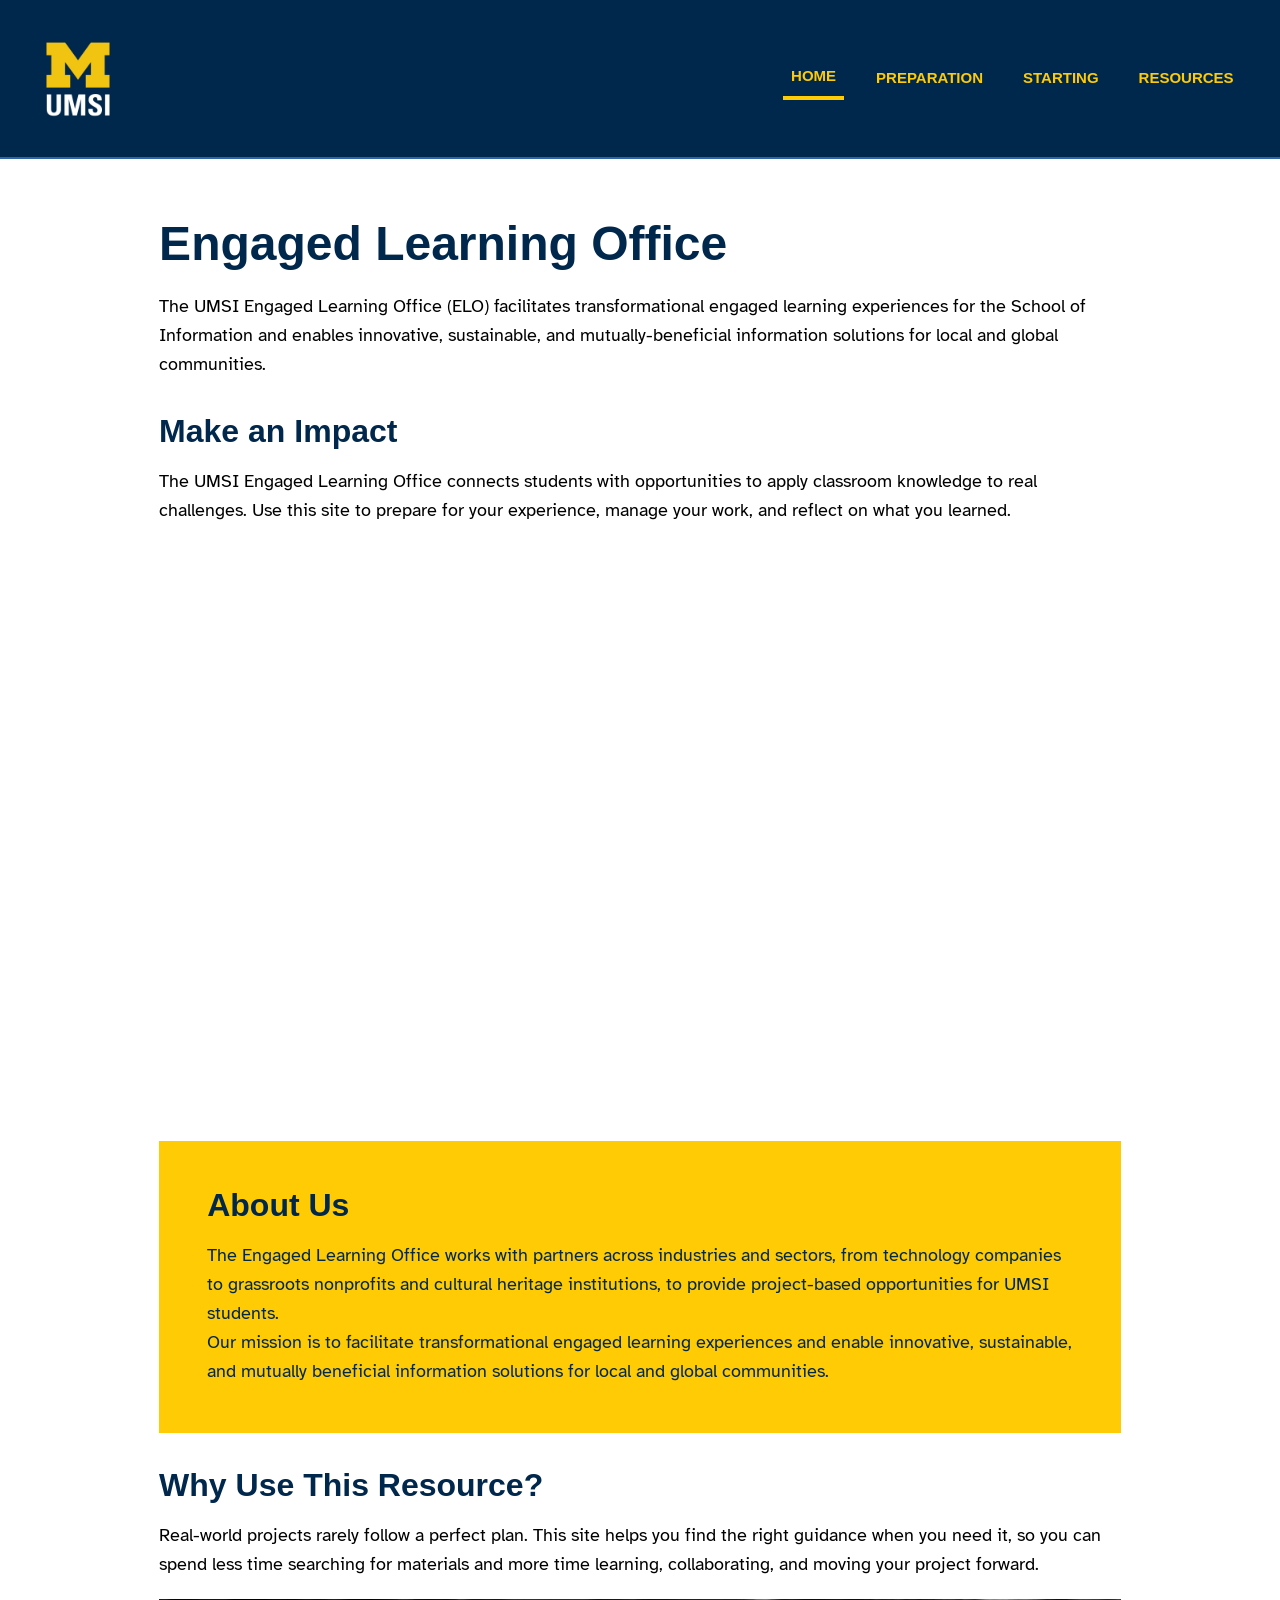
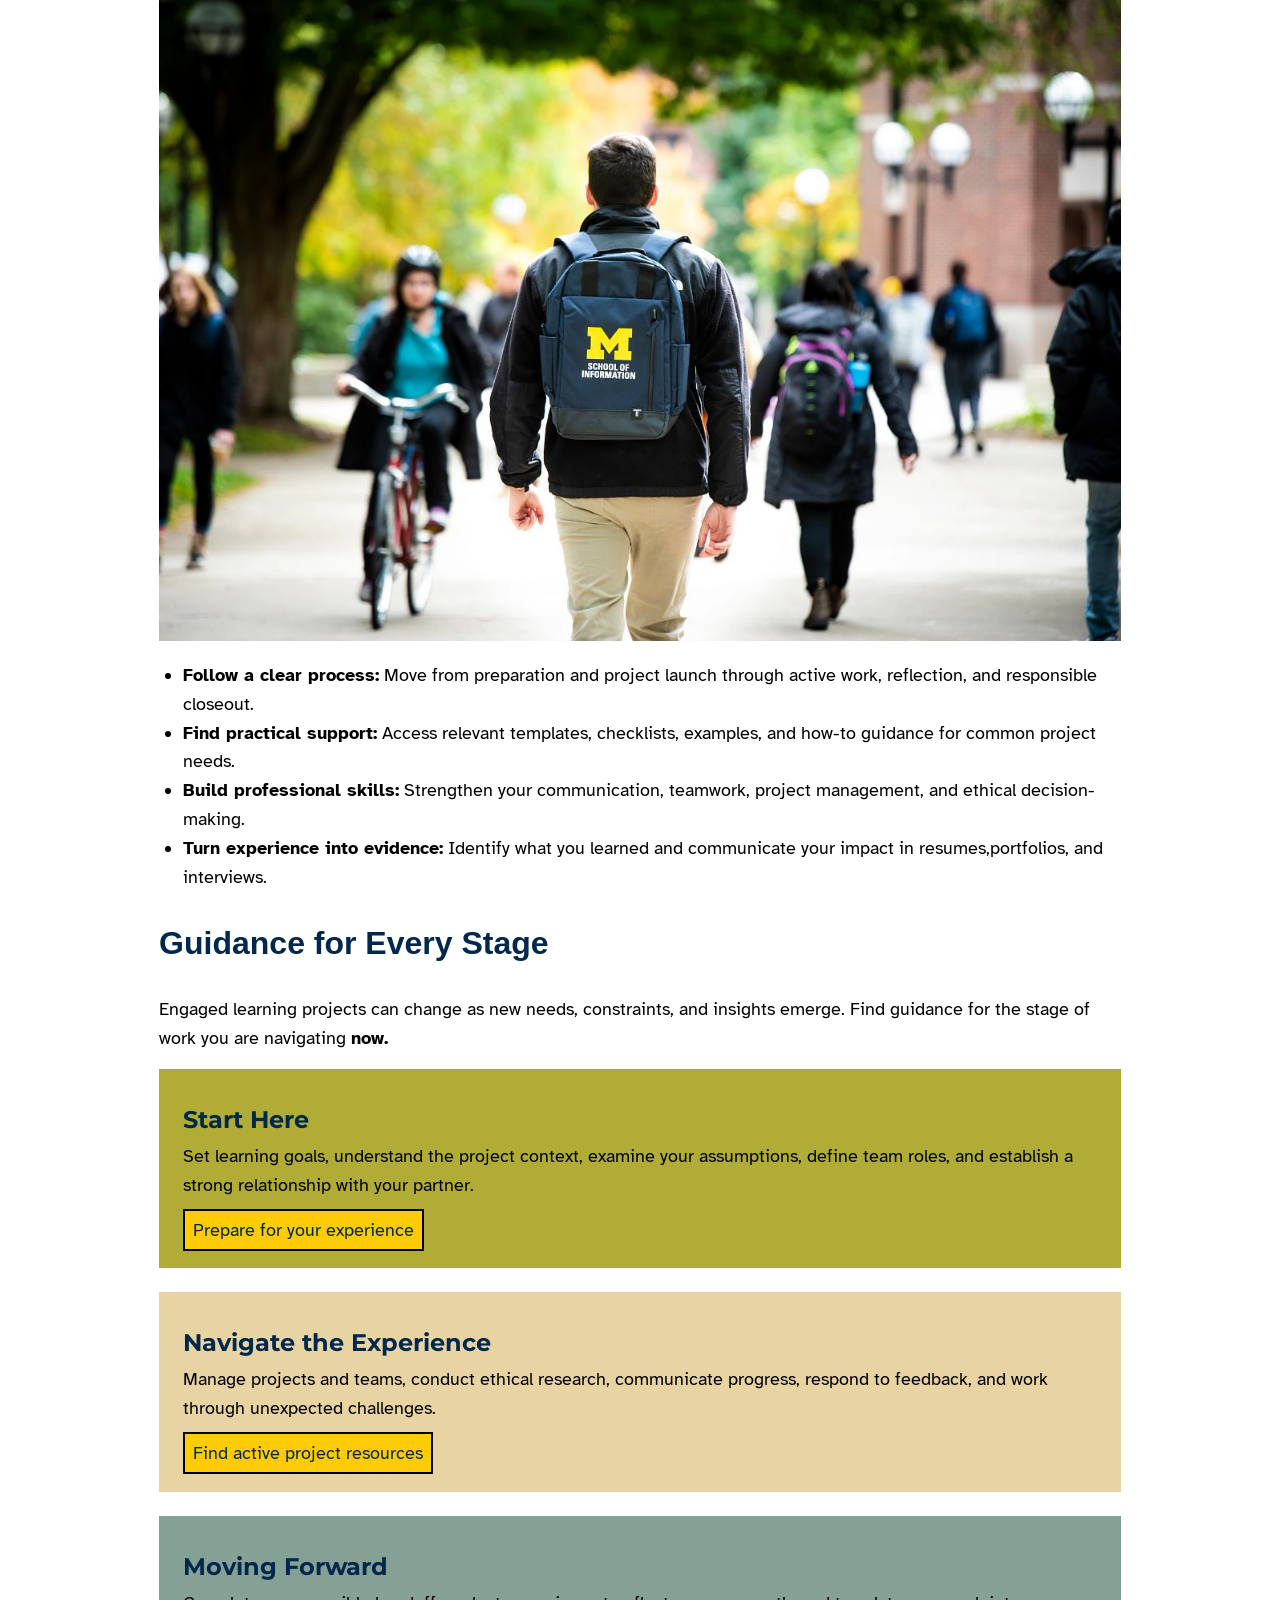
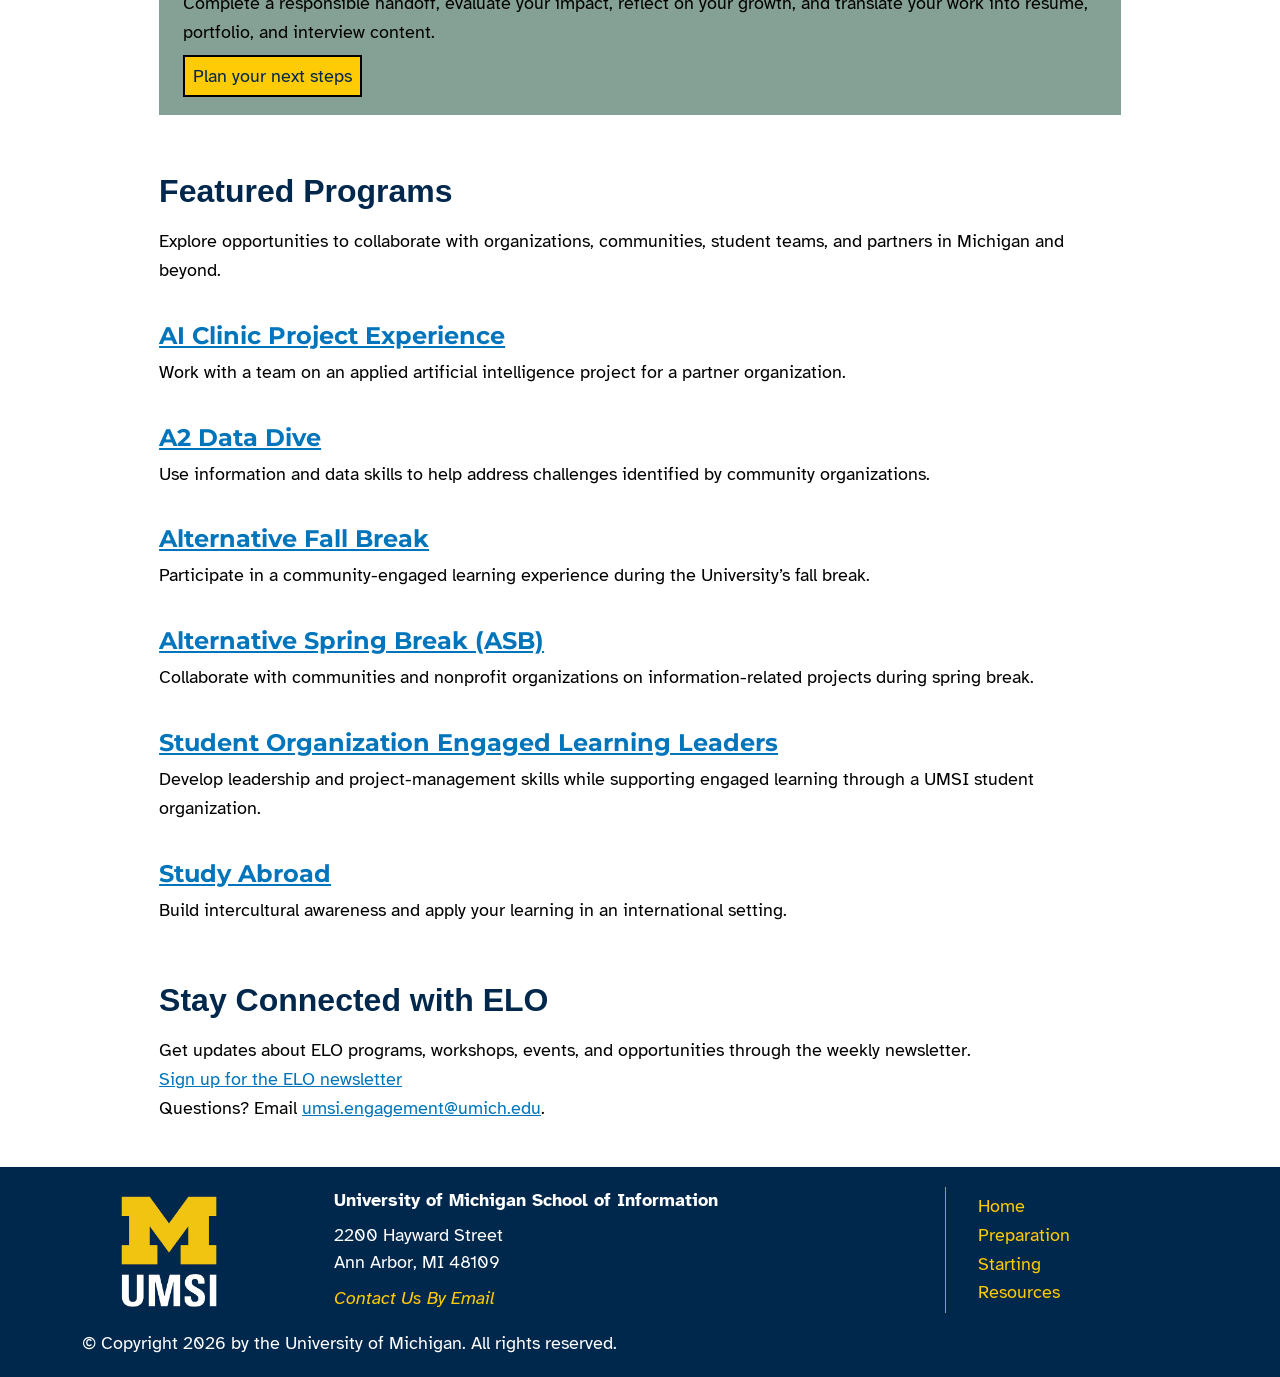
<file: index.html>
<!DOCTYPE html>
<html lang="en">
<head>
    <meta charset="UTF-8">
    <meta name="viewport" content="width=device-width, initial-scale=1.0">
    <link rel="stylesheet" href="css/html5reset.css">
	  <link rel="stylesheet" href="css/style.css">
    <title>Engaged Learning Resources | UMSI</title>

</head>
<body>

    <header>
      <a class="skip" href="#main">Skip to Main Content</a>
        <img src="images/UMSI_signature_vertical_informal_solidblue.jpg" alt="UMSI Logo">
        <nav>
            <ul>
                <li class="active"><a href = "index.html">Home</a></li>
                <li><a href = "preparation.html">Preparation</a></li>
                <li><a href = "starting.html">Starting</a></li>
                <li><a href = "resources.html">Resources</a></li>
            </ul>
        </nav>
    </header>
    <main class="container" id="main">

    <section class="grid--1">
    <h1>Engaged Learning Office</h1>
    <p>The UMSI Engaged Learning Office (ELO) facilitates transformational engaged learning experiences for the School of Information and enables innovative, sustainable, and mutually-beneficial information solutions for local and global communities.</p>
    </section>

    <section class="grid--2">
      <h2>Make an Impact</h2>
      <p>
       The UMSI Engaged Learning Office connects students with opportunities to apply classroom knowledge to real challenges. Use this site to prepare for your experience, manage your work, and reflect on what you learned.
      </p>

      <iframe width="560px" height="315px" src="https://www.youtube.com/embed/81ZO9RfIJEQ?si=tBp82YWZMl1u7CVS" title="YouTube video player" frameborder="0" allow="accelerometer; autoplay; clipboard-write; encrypted-media; gyroscope; picture-in-picture; web-share" referrerpolicy="strict-origin-when-cross-origin" allowfullscreen></iframe>
         <!-- Note: this iframe might cause an Axe ARIA error - that's not on you that's on YouTube! -->
    </section>

    <section class="grid--3">
    <h2>About Us</h2>
    <p>The Engaged Learning Office works with partners across industries and sectors, from technology companies to grassroots nonprofits and cultural heritage institutions, to provide project-based opportunities for UMSI students.</p>
    <p>Our mission is to facilitate transformational engaged learning experiences and enable innovative, sustainable, and mutually beneficial information solutions for local and global communities.</p>
    </section>

    <section class="grid--4">
    <h2>Why Use This Resource?</h2>
    <p>Real-world projects rarely follow a perfect plan. This site helps you find the right guidance when you need it, so you can spend less time searching for materials and more time learning, collaborating, and moving your project forward.
    </p>
        <img src="images/UMSI_CampusFall_UMSIBackpack_02.jpg" alt="A student wears a UMSI backpack in fall on the drag.">
    <ul>
        <li><strong>Follow a clear process:</strong> Move from preparation and project launch through active work, reflection, and responsible closeout.</li>
        <li><strong>Find practical support:</strong> Access relevant templates, checklists, examples, and how-to guidance for common project needs.</li>
        <li><strong>Build professional skills:</strong> Strengthen your communication, teamwork, project management, and ethical decision-making.</li>
        <li><strong>Turn experience into evidence:</strong> Identify what you learned and communicate your impact in resumes,portfolios, and interviews.</li>
    </ul>
    </section>

    <section class="grid--5">
    <h2>Guidance for Every Stage</h2>
    <p>Engaged learning projects can change as new needs, constraints, and insights emerge. Find guidance for the stage of work you are navigating <strong>now.</strong></p>
    <article>
      <h3>Start Here</h3>
      <p>Set learning goals, understand the project context, examine your assumptions, define team roles, and establish a strong relationship with your partner.</p>
      <a href="prep.html">Prepare for your experience</a>
    </article>

    <article>
      <h3>Navigate the Experience</h3>
      <p>Manage projects and teams, conduct ethical research, communicate progress, respond to feedback, and work through unexpected challenges.</p>
      <a href="">Find active project resources</a>
    </article>

    <article>
      <h3>Moving Forward</h3>
      <p>Complete a responsible handoff, evaluate your impact, reflect on your growth, and translate your work into resume, portfolio, and interview content.</p>
      <a href="">Plan your next steps</a>
    </article>
    </section>

    <section class="grid--6">
    <h2>Featured Programs</h2>
    <p>Explore opportunities to collaborate with organizations, communities, student teams, and partners in Michigan and beyond.</p>
    <article>
    <h3><a href="https://mcompass.umich.edu/_portal/tds-program-brochure?programid=12810">AI Clinic Project Experience</a></h3>
    <p>Work with a team on an applied artificial intelligence project for a partner organization.</p>
    </article>

    <article>
    <h3><a href="https://mcompass.umich.edu/_portal/tds-program-brochure?programid=12556">A2 Data Dive</a></h3>
    <p>Use information and data skills to help address challenges identified by community organizations.</p>
    </article>

     <article>
      <h3><a href="https://mcompass.umich.edu/_portal/tds-program-brochure?programid=11297">Alternative Fall Break</a></h3>
      <p>Participate in a community-engaged learning experience during the University’s fall break.</p>
    </article>

    <article>
      <h3><a href="https://mcompass.umich.edu/_portal/tds-program-brochure?programid=10621">Alternative Spring Break (ASB)</a></h3>
       <p>Collaborate with communities and nonprofit organizations on information-related projects during spring break.</p>
    </article>

    <article>
      <h3><a href="https://mcompass.umich.edu/_portal/tds-program-brochure?programid=12294">Student Organization Engaged Learning Leaders</a></h3>
       <p>Develop leadership and project-management skills while supporting engaged learning through a UMSI student organization.</p>
    </article>

    <article>
      <h3><a href="https://www.si.umich.edu/student-life/study-abroad">Study Abroad</a></h3>
      <p>Build intercultural awareness and apply your learning in an international setting. </p>
    </article>
   </section>
    <aside class="grid--7">
    <h2>Stay Connected with ELO</h2>
    <p>Get updates about ELO programs, workshops, events, and opportunities through the weekly newsletter.</p>
    <div>
       <a href="https://umsi.info/elo-newsletter"> Sign up for the ELO newsletter</a>
    </div>
    <p>Questions? Email <a href="mailto:umsi.engagement@umich.edu">umsi.engagement@umich.edu</a>.</p>
    </aside>


        <!-- Content taken & modified from UMGPT with the prompt, "Write me a webpage of intro content to help meet the following requirements - this is for the home page": and then pasted in the client objectives & project requirements"
        UMGPT. (2026). UMGPT ( GPT-5.6 Sol September 7th version) [Large language model]. -->
    </main>

    <footer>
    <img
        src="images/UMSI_signature_vertical_informal_solidblue.jpg"
        alt="UMSI Logo">

    <div class="footer-info">
        <p>
            <strong>University of Michigan School of Information</strong>
        </p>
        <p>2200 Hayward Street<br>Ann Arbor, MI 48109</p>

        <address>
        <a href="mailto:umsi.engagement@umich.edu"> Contact Us By Email</a>
        </address>
    </div>
    <div class="footer-nav">
        <a href="index.html">Home</a><br>
        <a href="preparation.html">Preparation</a><br>
        <a href="starting.html">Starting</a><br>
        <a href="resources.html">Resources</a><br>
    </div>
    <p class="copyright">© Copyright <span id="year"></span> by the University of Michigan. All rights reserved.</p>
    <script>
        document.getElementById("year").innerHTML = new Date().getFullYear();
    </script>
    </footer>

</body>
</html>
</file>
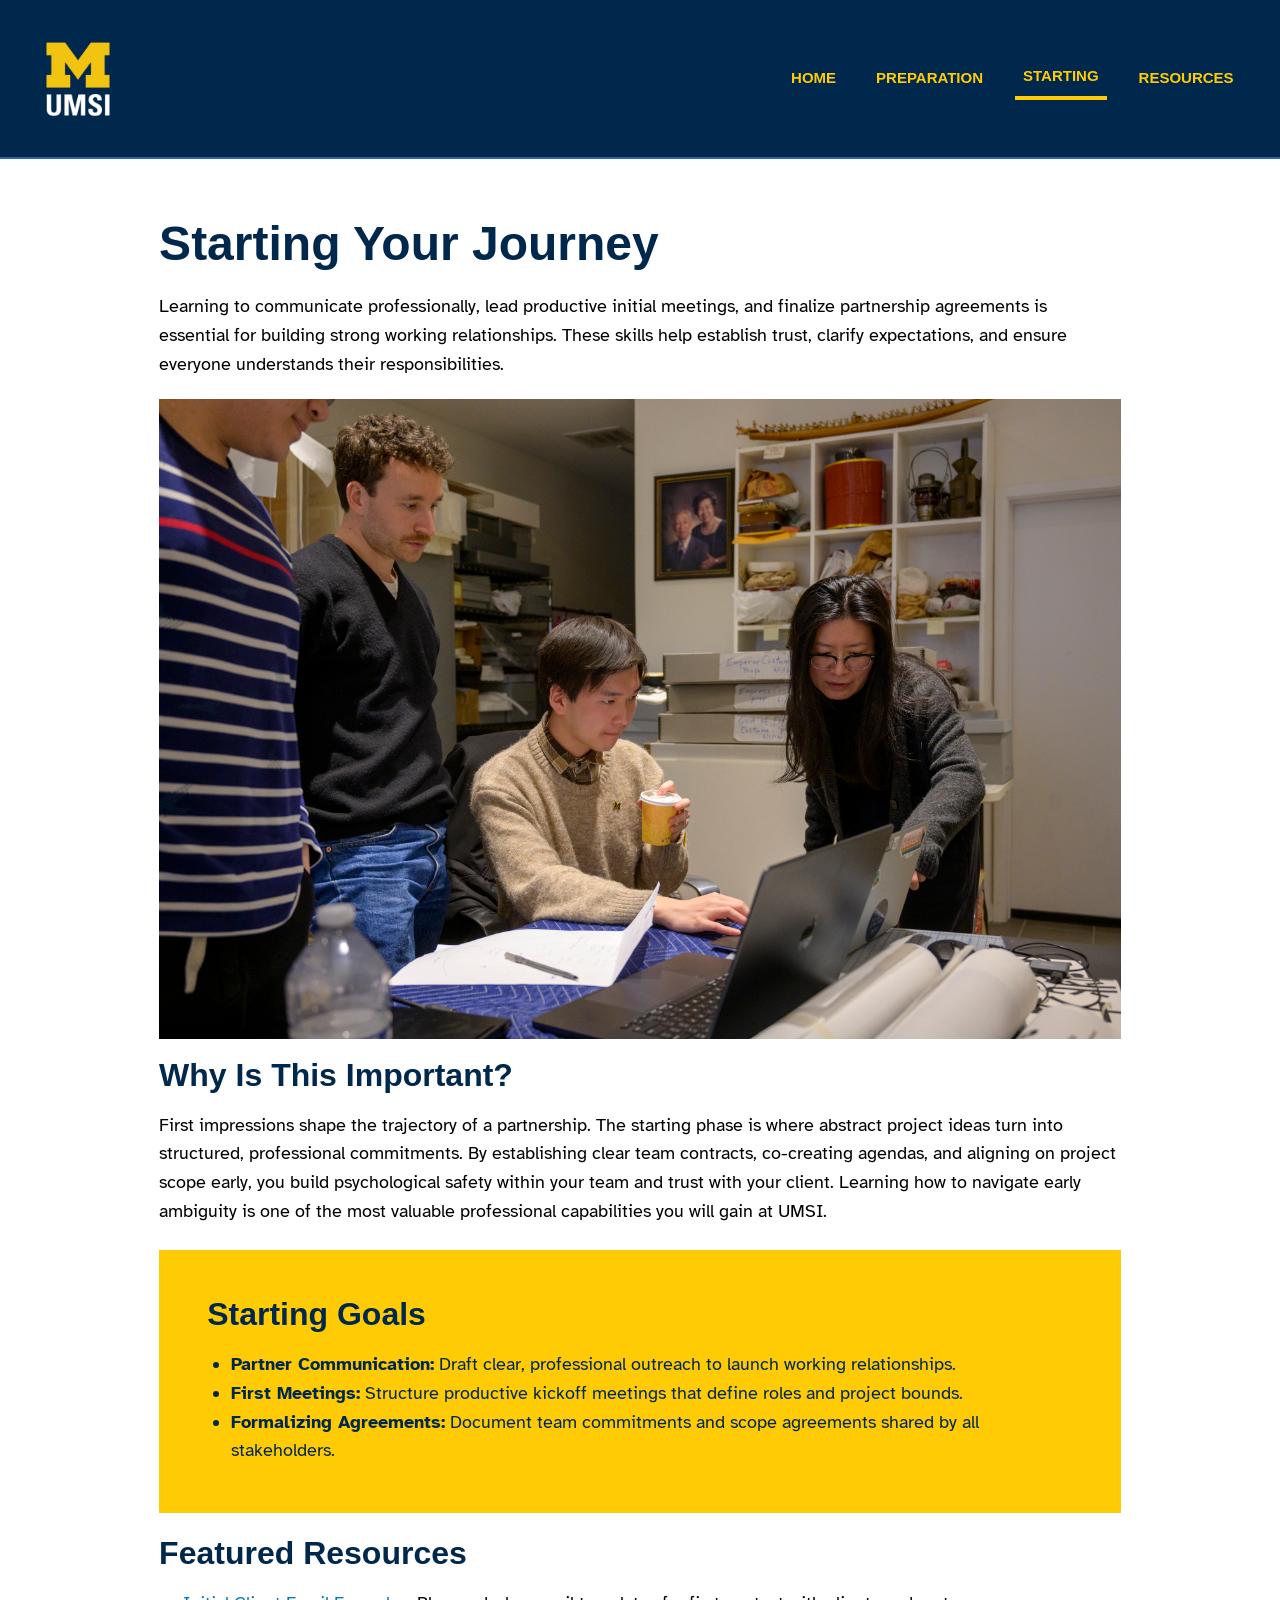
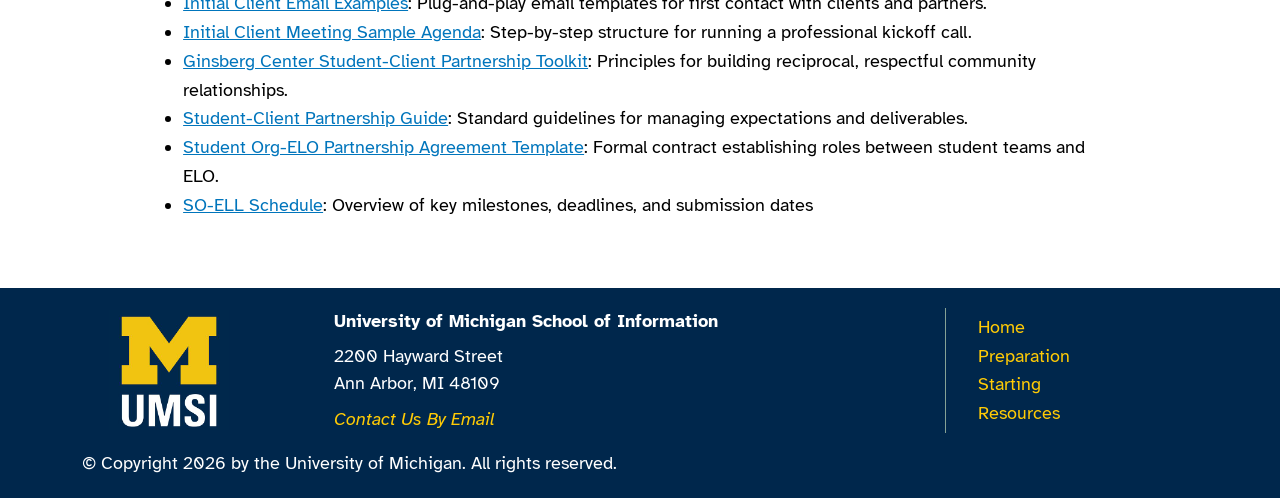
<file: starting.html>
<!DOCTYPE html>
<html lang="en">
<head>
    <meta charset="UTF-8">
    <meta name="viewport" content="width=device-width, initial-scale=1.0">
    <link rel="stylesheet" href="css/html5reset.css">
	<link rel="stylesheet" href="css/style.css">
    <title>Starting Your Experience</title>
</head>

<body>

    <header>
      <a class="skip" href="#main">Skip to Main Content</a>
        <img src="images/UMSI_signature_vertical_informal_solidblue.jpg" alt="UMSI Logo">
        <nav>
            <ul>
                <li><a href = "index.html">Home</a></li>
                <li><a href = "preparation.html">Preparation</a></li>
                <li class="active"><a href = "starting.html">Starting</a></li>
                <li"><a href = "resources.html">Resources</a></li>
            </ul>
        </nav>
    </header>
    <main class="container" id = "main">
        <section class="grid--1">
            <h1>Starting Your Journey</h1>
            <p>Learning to communicate professionally, lead productive initial meetings, and finalize partnership agreements is essential for building strong working relationships. These skills help establish trust, clarify expectations, and ensure everyone understands their responsibilities.</p>
            <img src="images/UMSI_ASBChineseAmericanMuseumChicago_2026_03.jpg" alt="Students in Chicago for alternative spring break.">

            <article class="grid--2">
                <h2>Why Is This Important?</h2>
                <p>First impressions shape the trajectory of a partnership. The starting phase is where abstract project ideas turn into structured, professional commitments. By establishing clear team contracts, co-creating agendas, and aligning on project scope early, you build psychological safety within your team and trust with your client. Learning how to navigate early ambiguity is one of the most valuable professional capabilities you will gain at UMSI.</p>
            </article>

            <article class="grid--3">
                <h2>Starting Goals</h2>
                <ul>
                    <li><strong>Partner Communication:</strong> Draft clear, professional outreach to launch working relationships.</li>
                    <li><strong>First Meetings:</strong> Structure productive kickoff meetings that define roles and project bounds.</li>
                    <li><strong>Formalizing Agreements:</strong> Document team commitments and scope agreements shared by all stakeholders.</li>
                </ul>
            </article>

            <article class="grid--4">
                <h2>Featured Resources</h2>
                <ul>
                    <li><a href="https://docs.google.com/document/d/1fWFXwoW5fKX_Tctn97Gio5XZDwILNlqIOyKKE8Yk5J0/edit?usp=sharing">Initial Client Email Examples</a>: Plug-and-play email templates for first contact with clients and partners.</li>
                    <li><a href="https://docs.google.com/document/d/1ItXxYauAcPoaGMUZWuJsX-OLFfGmeBOWT7JNhoZxGyU/edit?usp=sharing">Initial Client Meeting Sample Agenda</a>: Step-by-step structure for running a professional kickoff call.</li>
                    <li><a href="https://ginsberg.umich.edu/article/campus-community-partnerships-toolkit">Ginsberg Center Student-Client Partnership Toolkit</a>: Principles for building reciprocal, respectful community relationships.</li>
                    <li><a href="https://drive.google.com/file/d/12ealxkKCvOZajxK7doyUXu_k2LyKPUP2/view">Student-Client Partnership Guide</a>: Standard guidelines for managing expectations and deliverables.</li>
                    <li><a href="https://docs.google.com/document/d/1y5Y2wc1ADz0n_ht26kPYlFK3Zm9i3UR_Z0OMWP3Q_xQ/edit?tab=t.0">Student Org-ELO Partnership Agreement Template</a>: Formal contract establishing roles between student teams and ELO.</li>
                    <li><a href="https://docs.google.com/spreadsheets/d/1YeK2WerSbhaU5hjEg9wxdXmzBx9lgRy2yHBKAH-SxiA/edit?gid=166831640#gid=166831640">SO-ELL Schedule</a>: Overview of key milestones, deadlines, and submission dates</li>
                </ul>
            </article>
        </section>
    </main>

    <footer>
    <img
        src="images/UMSI_signature_vertical_informal_solidblue.jpg"
        alt="UMSI Logo">

    <div class="footer-info">
        <p>
            <strong>University of Michigan School of Information</strong>
        </p>
        <p>2200 Hayward Street<br>Ann Arbor, MI 48109</p>

        <address>
        <a href="mailto:umsi.engagement@umich.edu"> Contact Us By Email</a>
        </address>
    </div>
    <div class="footer-nav">
        <a href="index.html">Home</a><br>
        <a href="preparation.html">Preparation</a><br>
        <a href="starting.html">Starting</a><br>
        <a href="resources.html">Resources</a><br>
    </div>
    <p class="copyright">© Copyright <span id="year"></span> by the University of Michigan. All rights reserved.</p>
    <script>
        document.getElementById("year").innerHTML = new Date().getFullYear();
    </script>
    </footer>
</body>
</file>
<file: css/style.css>
@import url('https://fonts.googleapis.com/css2?family=Atkinson+Hyperlegible:ital,wght@0,400;0,700;1,400;1,700&display=swap');
@import url('https://fonts.googleapis.com/css2?family=Montserrat:ital,wght@0,100..900;1,100..900&display=swap');

*:focus {
    border: 5px solid #FFCB05;
}

nav a:hover,
nav a:focus {
    border: 2px dotted #00274C;
    background-color: #FFCB05;
    color: #00274C;
}

.skip {
    position: absolute;
    top: -65px;
    background-color: #FFCB05;
    color: #00274C;
}

.skip:focus {
    top: 25px;
}

body {
    font-family: "Atkinson Hyperlegible", serif;
    font-size: 18px;
    line-height: 160%;
}

header {
    background-color: #00274C;
    color: #FFCB05;
    padding: 10% 10%;
    text-align: center;
    border-bottom: 2px solid #2F65A7;
    margin-bottom: 36px;
}

header > img {
    display: block;
    width: 20%;
    max-width: 100%;
    height: auto;
}

header nav {
    margin-top: 10%;
}

header nav ul {
    display: flex;
    flex-direction: column;
    gap: 12px;
    margin-top: 20px;
}

header nav a {
    display: block;
    padding: 16px;
    color: #FFCB05;
    font-weight: 700;
    font-family: "Monserrat", sans-serif;
    text-transform: uppercase;
    text-decoration: none;
    line-height: 1.5;
    border: 2px solid #2F65A7;
    border-radius: 15px;
}

.container {
    display: grid;
    grid-template-columns: 1fr 1fr;
    gap: 12px;
    padding: 20px;
}

.grid--1,
.grid--2,
.grid--3,
.grid--4,
.grid--5,
.grid--6,
.grid--7 {
    grid-column: span 2;
    margin-bottom: 20px;
}

h1 {
    font-family: "Monserrat", sans-serif;
    font-size: 3rem;
    padding-bottom: 20px;
    color: #00274c;
    line-height: 120%;
}

h2 {
    font-family: "Monserrat", sans-serif;
    font-size: 2rem;
    padding-bottom: 20px;
    color: #00274c;
    line-height: 100%;
}

h3 {
    font-family: "Montserrat", sans-serif;
    font-size: 1.5rem;
    padding-top: 15px;
    padding-bottom: 10px;
    color: #00274c;
    line-height: 100%;
}
.container img {
    display: block;
    max-width: 100%;
    height: auto;
}

.container iframe {
    display: block;
    width: 100%;
    height: auto;
    aspect-ratio: 16 / 9;
}

.container iframe,
.container img {
    margin-top: 20px;
    margin-block: 20px;
}

main ul,
main ol {
    padding-left: 24px;
}

footer {
    display: grid;
    grid-template-columns: repeat(3, minmax(0, 1fr));
    gap: 16px;
    padding: 20px;
    align-items: center;
    overflow-wrap: anywhere;
    background-color: #00274C;
    color: white;
}

footer > * {
    min-width: 0;
}

footer > img {
    grid-column: 1;
    display: block;
    width: 120px;
    max-width: 100%;
    height: auto;
}

.footer-info {
    grid-column: 2 / -1;
}

.footer-info p {
    margin-bottom: 8px;
    line-height: 1.5;
}

footer address a {
    text-decoration: none;
    color: #FFCB05;
}

footer address a:hover,
footer address a:focus {
    text-decoration: underline;
    color: white;
}

footer .copyright {
    grid-column: 1 / -1;
}

.pageNotFound-1,
.pageNotFound-2 {
    grid-column: 2 / 9;
    margin-bottom: 20px;
}

@media screen and (min-width: 800px) {
    header {
        display: flex;
        justify-content: space-between;
        gap: 24px;
        align-items: center;
        padding: 3%;
    }

    header img {
        width: 80px;
        height: fit-content;
    }

    header nav {
        margin: 0;
    }

    header nav ul {
        display: flex;
        flex-direction: row;
        gap: 24px;
        align-items: center;
        margin: 0;
    }

    header nav a {
        padding: 8px;
        border: none;
        border-radius: 0;
        text-transform: uppercase;
        font-size: smaller;
        font-weight: 600;
    }

    nav a:hover,
    nav a:focus {
        background-color: #00274C;
        border-bottom: 4px solid #FFCB05;
        color: #FFCB05;
        /* ask jess about how to keep visual indicator (bottom border) when on current page */
    }

    .active {
        border-bottom: 4px solid #FFCB05;
    }

    .container {
        display: grid;
        grid-template-columns: repeat(9, 1fr);
        gap: 12px;
        padding: 20px;
    }

    body a {
        color: #0075bc;
    }

    .grid--1,
    .grid--2,
    .grid--3,
    .grid--4,
    .grid--5,
    .grid--6,
    .grid--7 {
        grid-column: 2 / 9;
        margin-bottom: 24px;
    }

    .grid--3 {
        background-color: #FFCB05;
        color: #00274C;
        padding: 5%;
    }

    .grid--5 {
        display: grid;
        grid-template-columns: repeat(2, 1fr);
    }

    .grid--5 h2,
    .grid--5 p {
        grid-column: 1 / 3;
        margin-bottom: 16px;
    }

    .grid--5 article:nth-of-type(1) {
        grid-column: 1 / 3;
        background-color: #b0ac36;
        padding: 24px;
        margin-bottom: 24px;
    }

    .grid--5 article:nth-of-type(2) {
        grid-column: 1 / 3;
        background-color: #e8d3a2;
        padding: 24px;
        margin-bottom: 24px;
    }

    .grid--5 article:nth-of-type(3) {
        grid-column: 1 / 3;
        background-color: #85a195;
        padding: 24px;
        margin-bottom: 24px;
    }

    .grid--5 a {
        border: 2px solid black;
        padding: 8px;
        background-color: #FFCB05;
        color: #00274C;
        text-decoration: none;
    }

    .grid--5 a:hover,
    .grid--5 a:focus {
        text-decoration: underline;
        background-color: #00274C;
        color: #FFCB05;
    }

    .grid--6 article {
        margin-top: 24px;
        margin-bottom: 24px;
    }

    .prep--1,
    .prep--2,
    .prep--3,
    .prep--4,
    .prep--5,
    .prep--6,
    .prep--7 {
        grid-column: 2 / 9;
        margin-bottom: 24px;
    }

    .prep--5 {
        background-color: #FFCB05;
        color: #00274C;
        padding: 5%;
    }

    footer {
        display: grid;
        grid-template-columns: repeat(4, 1fr);
        gap: 16px;
        padding: 20px;
        align-items: center;
        overflow-wrap: anywhere;
        background-color: #00274C;
        color: white;
    }

    footer > img {
        grid-column: 1;
        display: block;
        width: 120px;
        max-width: 100%;
        height: auto;
        justify-self: center;
    }

    .footer-info {
        grid-column: 2 / 4;
        border-right: 1px solid #85a195;
    }

    .footer-info p {
        margin-bottom: 8px;
        line-height: 1.5;
    }

    footer address a {
        text-decoration: none;
        color: #FFCB05;
    }

    footer address a:hover,
    footer address a:focus {
        text-decoration: underline;
        color: white;
    }

    .footer-nav {
        grid-column: 4 / -1;
        padding-left: 16px;
    }

    .footer-nav a {
        text-decoration: none;
        color: #FFCB05;
        padding-bottom: 24px;
    }

    .footer-nav a:hover,
    .footer-nav a:focus {
        text-decoration: underline;
        color: white;
    }

    footer .copyright {
        grid-column: 1 / 5;
        padding-left: 5%;
    }
}
</file>
